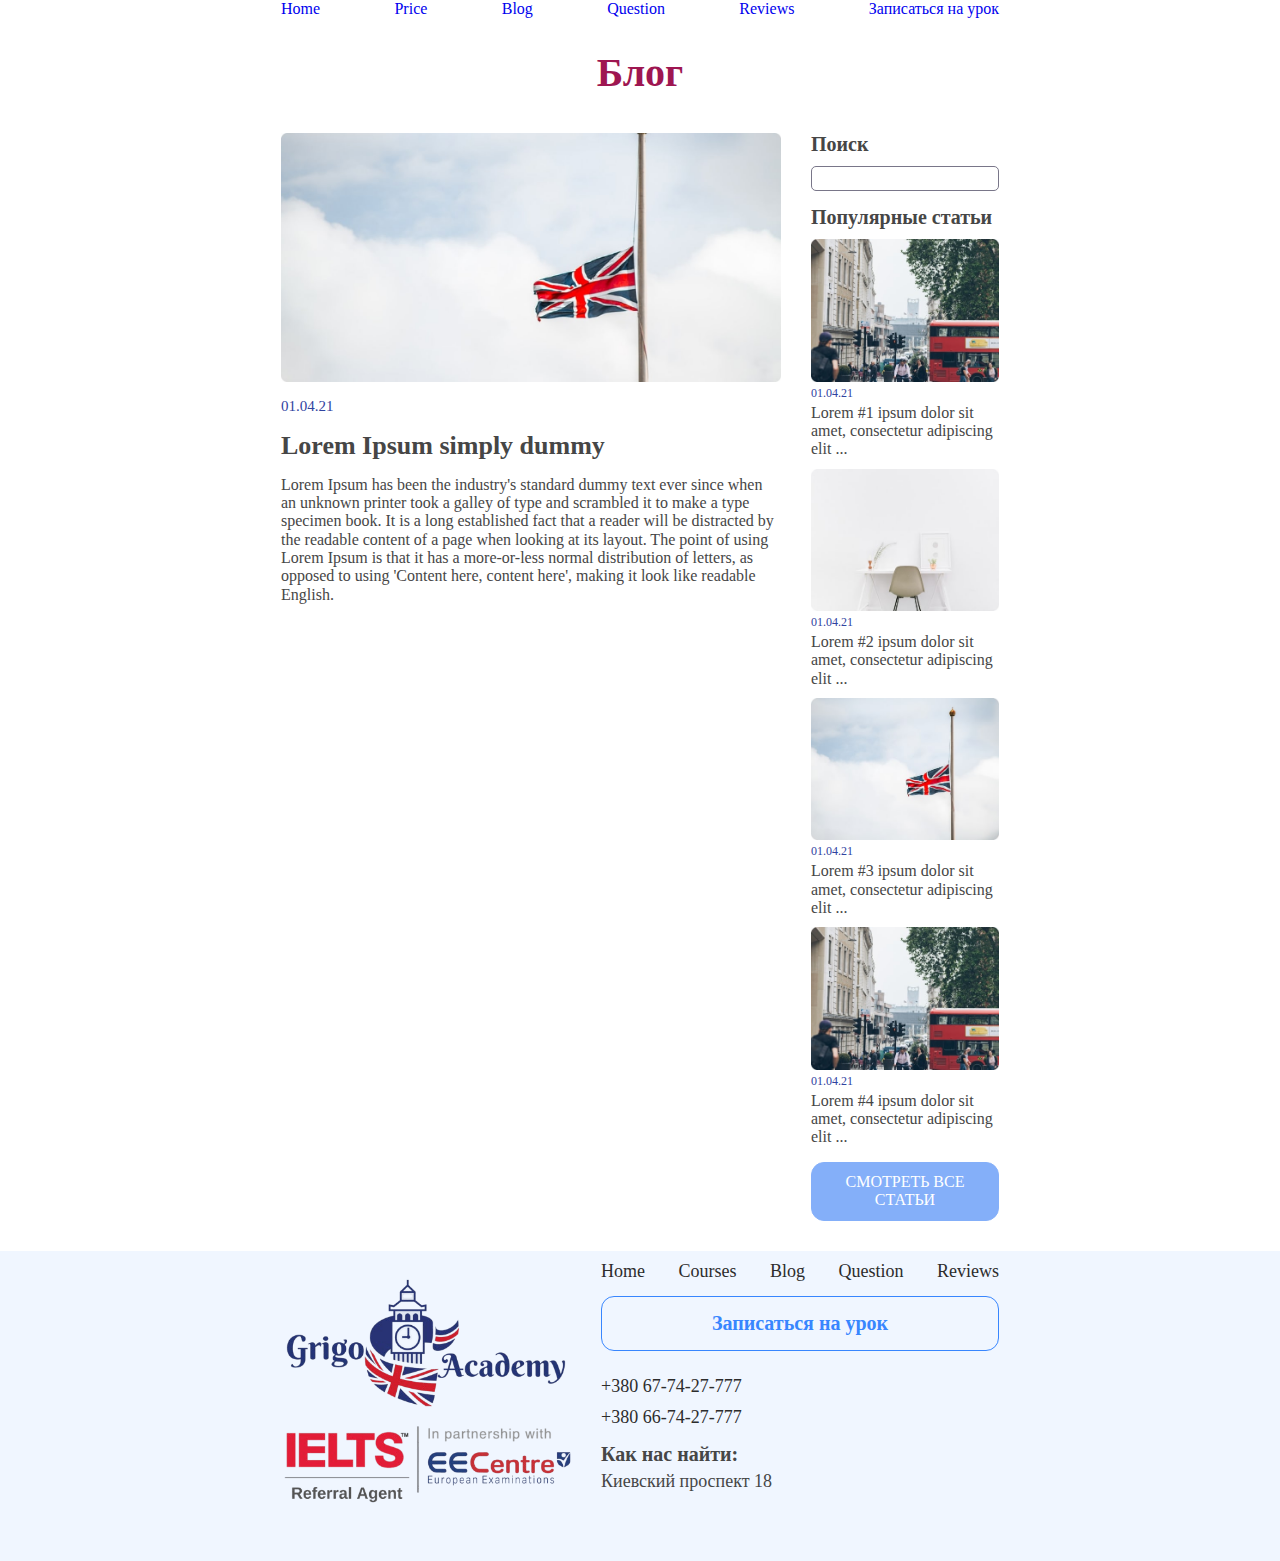
<file: blog.html>
<!DOCTYPE html>
<html lang="en">

<head>
	<meta charset="UTF-8">
	<meta http-equiv="X-UA-Compatible" content="IE=edge">
	<meta name="description"
		content="Grigo Academy - современная школа англиского языка, обучем английскому по вобственной методике в маленьких групх, с индивидуальным подходом к каждому ученику.">
	<meta name="keywords"
		content="Курсы английского, школа английского языка, английский для школьников, английский для подростков, английский Профессиональныйб изучение языка" />
	<meta name="viewport" content="width=device-width, initial-scale=1.0">
	<title>Grigo Academy</title>
	<link rel="icon" href="img/fav_2.svg" sizes="32x32" type="image/svg">
	<link rel="stylesheet" href="https://cdnjs.cloudflare.com/ajax/libs/modern-normalize/1.1.0/modern-normalize.min.css" />
	<link rel="preconnect" href="https://fonts.googleapis.com">
	<link rel="preconnect" href="https://fonts.gstatic.com" crossorigin>
	<link href="https://fonts.googleapis.com/css2?family=Rubik:wght@400;500;600;700&display=swap" rel="stylesheet">
	<link rel="stylesheet" href="blog-page.css">
</head>

<body>
<div class="container">
	<header class="header">
		<nav class="header__nav">
			<!-- 		<a class="header__logo" href="">
							<svg>
								<use href="img/header_logo.svg"></use>
							</svg>
						</a> -->
			<ul class="nav__list">
				<li class="nav__item">
					<a href="index.html">Home</a>
				</li>
				<li class="nav__item">
					<a href="prices.html">Price</a>
				</li>
				<li class="nav__item">
					<a href="blog.html">Blog</a>
				</li>
				<li class="nav__item">
					<a href="questions.html">Question</a>
				</li>
				<li class="nav__item">
					<a href="reviews.html">Reviews</a>
				</li>
				<li class="nav__item">
					<a href="#">Записаться на урок</a>
				</li>
			</ul>
		</nav>
	</header>
</div>

	<main>
		<section class="section">
			<h1 class="section__title">Блог</h1>
			
			<div class="container flex">
				<ul class="posts-list">
					<li class="post">
						<img class="post__img" src="img/blog-big.jpg" alt="Британский флаг на фоне неба" loading="lazy">
						<span class="post__date">01.04.21</span>
						<h2 class="post__title">Lorem Ipsum simply dummy</h2>
						<p class="post__text">Lorem Ipsum has been the industry's standard dummy text ever since when an unknown printer took a galley of
							type and scrambled it to make a type specimen book. It is a long established fact that a reader will be
							distracted by the readable content of a page when looking at its layout. The point of using Lorem Ipsum is
							that it has a more-or-less normal distribution of letters, as opposed to using 'Content here, content here',
							making it look like readable English. </p>
					</li>
				</ul>
				
				<div class="blog-right">
						<div class="search-box">
							<h2 class="search-title">Поиск</h2>
							<input class="search-input" type="text">
						</div>
						
						<div class="popular-articles">
							<h2 class="popular-title">Популярные статьи</h2>
							<ul class="popular__list">
								<li class="popular__item">
									<div class="popular__img-wrapper">
										<img class="popular__img" src="img/blog_2.jpg" alt="" loading="lazy">
									</div>
						
									<div class="popular__info-wrapper">
										<p class="popular__date">01.04.21</p>
										<p class="popular__text">Lorem #1 ipsum dolor sit amet, consectetur adipiscing elit ...</p>
									</div>
								</li>
								<li class="popular__item">
									<div class="popular__img-wrapper">
										<img class="popular__img" src="img/blog_3.jpg" alt="" loading="lazy">
									</div>
						
									<div class="popular__info-wrapper">
										<p class="popular__date">01.04.21</p>
										<p class="popular__text">Lorem #2 ipsum dolor sit amet, consectetur adipiscing elit ...</p>
									</div>
								</li>
								<li class="popular__item">
													<div class="popular__img-wrapper">
														<img class="popular__img" src="img/blog_1.jpg" alt="" loading="lazy">
													</div>
												
													<div class="popular__info-wrapper">
														<p class="popular__date">01.04.21</p>
														<p class="popular__text">Lorem #3 ipsum dolor sit amet, consectetur adipiscing elit ...</p>
													</div>
												</li>
												<li class="popular__item">
													<div class="popular__img-wrapper">
														<img class="popular__img" src="img/blog_2.jpg" alt="" loading="lazy">
													</div>
												
													<div class="popular__info-wrapper">
														<p class="popular__date">01.04.21</p>
														<p class="popular__text">Lorem #4 ipsum dolor sit amet, consectetur adipiscing elit ...</p>
													</div>
												</li>
							</ul>
							</div>
							<button class="btn--blue" type="button">СМОТРЕТЬ ВСЕ СТАТЬИ</button>
						</div>
				</div>

			
		</section>
	</main>

	<footer class="footer">
		<div class="container">
			<div class="footer__logo-container">
				<img class="footer__logo" src="img/footer-logo.png" alt="" loading="lazy">
			</div>
	
			<div class="footer__right">
				<nav class="footer__nav">
					<ul class="nav-list">
						<li class="nav-list__item">
							<a class="nav-list__link" href="index.html">Home</a>
						</li>
						<li class="nav-list__item">
							<a class="nav-list__link" href="prices.html">Courses</a>
						</li>
						<li class="nav-list__item">
							<a class="nav-list__link" href="blog.html">Blog</a>
						</li>
						<li class="nav-list__item">
							<a class="nav-list__link" href="questions.html">Question</a>
						</li>
						<li class="nav-list__item">
							<a class="nav-list__link" href="reviews.html">Reviews</a>
						</li>
					</ul>
	
					<button class="footer__btn">Записаться на урок</button>
				</nav>
	
				<div class="footer__contacts">
					<ul class="contacts-list">
						<li>
							<a class="contacts-link" href="+380677427777">
								+380 67-74-27-777
							</a>
						</li>
						<li>
							<a class="contacts-link" href="+380667427777">
								+380 66-74-27-777
							</a>
						</li>
					</ul>
	
					<h2 class="contacts-title">Как нас найти:</h2>
					<p class="contacts-address">Киевский проспект 18</p>
				</div>
			</div>
	
		</div>
	</footer>
</body>

</html>
</file>
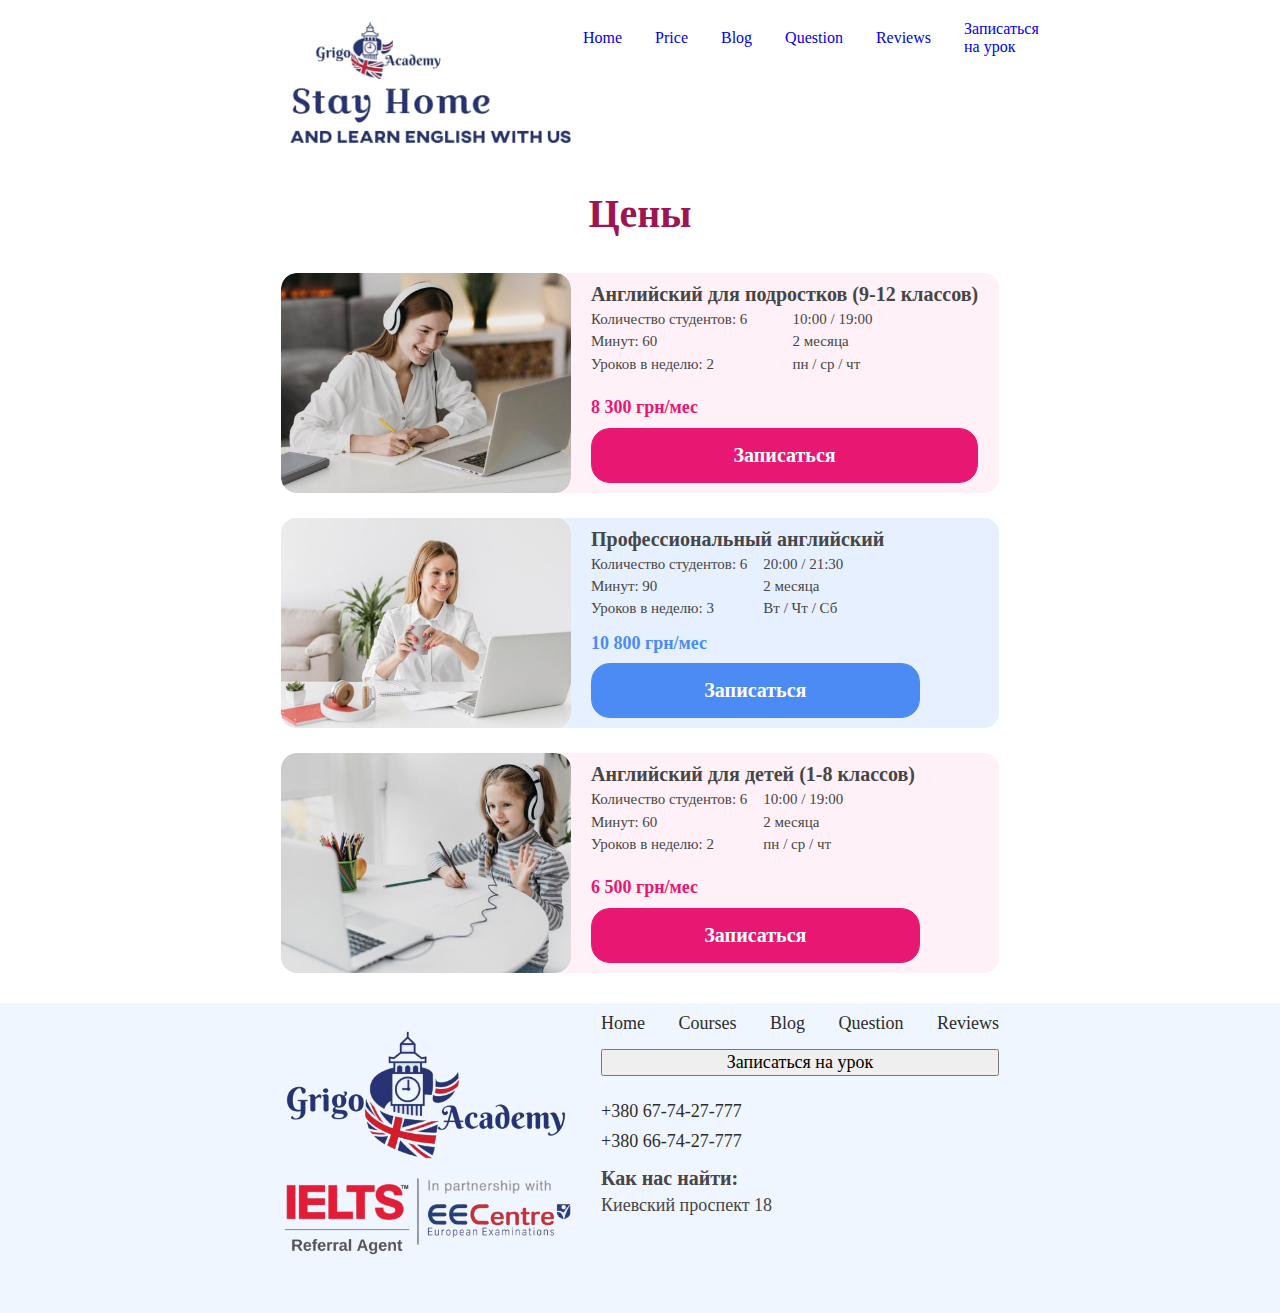
<file: prices.html>
<!DOCTYPE html>
<html lang="en">

<head>
	<meta charset="UTF-8">
	<meta http-equiv="X-UA-Compatible" content="IE=edge">
	<meta name="description"
		content="Grigo Academy - современная школа англиского языка, обучем английскому по вобственной методике в маленьких групх, с индивидуальным подходом к каждому ученику.">
	<meta name="keywords"
		content="Курсы английского, школа английского языка, английский для школьников, английский для подростков, английский Профессиональныйб изучение языка" />
	<meta name="viewport" content="width=device-width, initial-scale=1.0">
	<title>Grigo Academy</title>
	<link rel="icon" href="img/fav_2.svg" sizes="32x32" type="image/svg">
	<link rel="stylesheet" href="https://cdnjs.cloudflare.com/ajax/libs/modern-normalize/1.1.0/modern-normalize.min.css" />
	<link rel="preconnect" href="https://fonts.googleapis.com">
	<link rel="preconnect" href="https://fonts.gstatic.com" crossorigin>
	<link href="https://fonts.googleapis.com/css2?family=Rubik:wght@400;500;600;700&display=swap" rel="stylesheet">
	<link rel="stylesheet" href="index.css">
</head>

<body>
<div class="container">
	<header class="header">
		<nav class="header__nav">
					<a class="header__logo" href="#">
							<img src="/img/header-logo.png" alt="">
						</a>
			<ul class="nav__list">
				<li class="nav__item">
					<a href="index.html">Home</a>
				</li>
				<li class="nav__item">
					<a href="prices.html">Price</a>
				</li>
				<li class="nav__item">
					<a href="blog.html">Blog</a>
				</li>
				<li class="nav__item">
					<a href="questions.html">Question</a>
				</li>
				<li class="nav__item">
					<a href="reviews.html">Reviews</a>
				</li>
				<li class="nav__item">
					<a href="#">Записаться на урок</a>
				</li>
			</ul>
		</nav>
	</header>
</div>

	<main>
		<section class="section">
			<div class="container">
				<h1 class="section__title">Цены</h1>
			</div>

			<div class="container">
				<ul class="courses">
					<li class="course__item">
						<div class="course__left">
							<img class="course__img" src="img/price_1.jpg" alt="">
						</div>
						<div class="course__text-wrapper">
							<div class="course__centr">
								<h2 class="course__name">Английский для подростков (9-12 классов)</h2>
								<ul class="course__features">
									<li class="features__item">Количество студентов: 6</li>
									<li class="features__item">Минут: 60</li>
									<li class="features__item">Уроков в неделю: 2</li>
									<li class="features__item">10:00 / 19:00</li>
									<li class="features__item">2 месяца</li>
									<li class="features__item">пн / ср / чт</li>
								</ul>
							</div>
							<div class="course__right">
								<p class="course__price">8 300 грн/мес</p>
								<div class="course__btn-wrapper">
									<button class="course__btn">Записаться </button>
								</div>
							</div>
						</div>
					</li>

					<li class="course__item">
						<div class="course__left">
							<img class="course__img" src="img/price_2.jpg" alt="">
						</div>
						<div class="course__text-wrapper">
							<div class="course__centr">
								<h2 class="course__name">Профессиональный английский</h2>
								<ul class="course__features">
									<li class="features__item">Количество студентов: 6</li>
									<li class="features__item">Минут: 90</li>
									<li class="features__item">Уроков в неделю: 3</li>
									<li class="features__item">20:00 / 21:30</li>
									<li class="features__item">2 месяца</li>
									<li class="features__item">Вт / Чт / Сб</li>
								</ul>
							</div>
							<div class="course__right">
								<p class="course__price">10 800 грн/мес</p>
								<div class="course__btn-wrapper">
									<button class="course__btn">Записаться </button>
								</div>
							</div>
						</div>
					</li>
					
					<li class="course__item">
						<div class="course__left">
							<img class="course__img" src="img/price_3.jpg" alt="">
						</div>
						<div class="course__text-wrapper">
							<div class="course__centr">
								<h2 class="course__name">Английский для детей (1-8 классов)</h2>
								<ul class="course__features">
									<li class="features__item">Количество студентов: 6</li>
									<li class="features__item">Минут: 60</li>
									<li class="features__item">Уроков в неделю: 2</li>
									<li class="features__item">10:00 / 19:00</li>
									<li class="features__item">2 месяца</li>
									<li class="features__item">пн / ср / чт</li>
								</ul>
							</div>
							<div class="course__right">
								<p class="course__price">6 500 грн/мес</p>
								<div class="course__btn-wrapper">
									<button class="course__btn">Записаться </button>
								</div>
							</div>
						</div>
					</li>
				</ul>
			</div>
		</section>

	</main>

	<footer class="footer">
		<div class="container">
			<div class="footer__logo-container">
				<img class="footer__logo" src="img/footer-logo.png" alt="" loading="lazy">
			</div>
	
			<div class="footer__right">
				<nav class="footer__nav">
					<ul class="nav-list">
						<li class="nav-list__item">
							<a class="nav-list__link" href="index.html">Home</a>
						</li>
						<li class="nav-list__item">
							<a class="nav-list__link" href="prices.html">Courses</a>
						</li>
						<li class="nav-list__item">
							<a class="nav-list__link" href="blog.html">Blog</a>
						</li>
						<li class="nav-list__item">
							<a class="nav-list__link" href="questions.html">Question</a>
						</li>
						<li class="nav-list__item">
							<a class="nav-list__link" href="reviews.html">Reviews</a>
						</li>
					</ul>
	
					<button class="footer__btn">Записаться на урок</button>
				</nav>
	
				<div class="footer__contacts">
					<ul class="contacts-list">
						<li>
							<a class="contacts-link" href="+380677427777">
								+380 67-74-27-777
							</a>
						</li>
						<li>
							<a class="contacts-link" href="+380667427777">
								+380 66-74-27-777
							</a>
						</li>
					</ul>
	
					<h2 class="contacts-title">Как нас найти:</h2>
					<p class="contacts-address">Киевский проспект 18</p>
				</div>
			</div>
	
		</div>
	</footer>
</body>

</html>
</file>
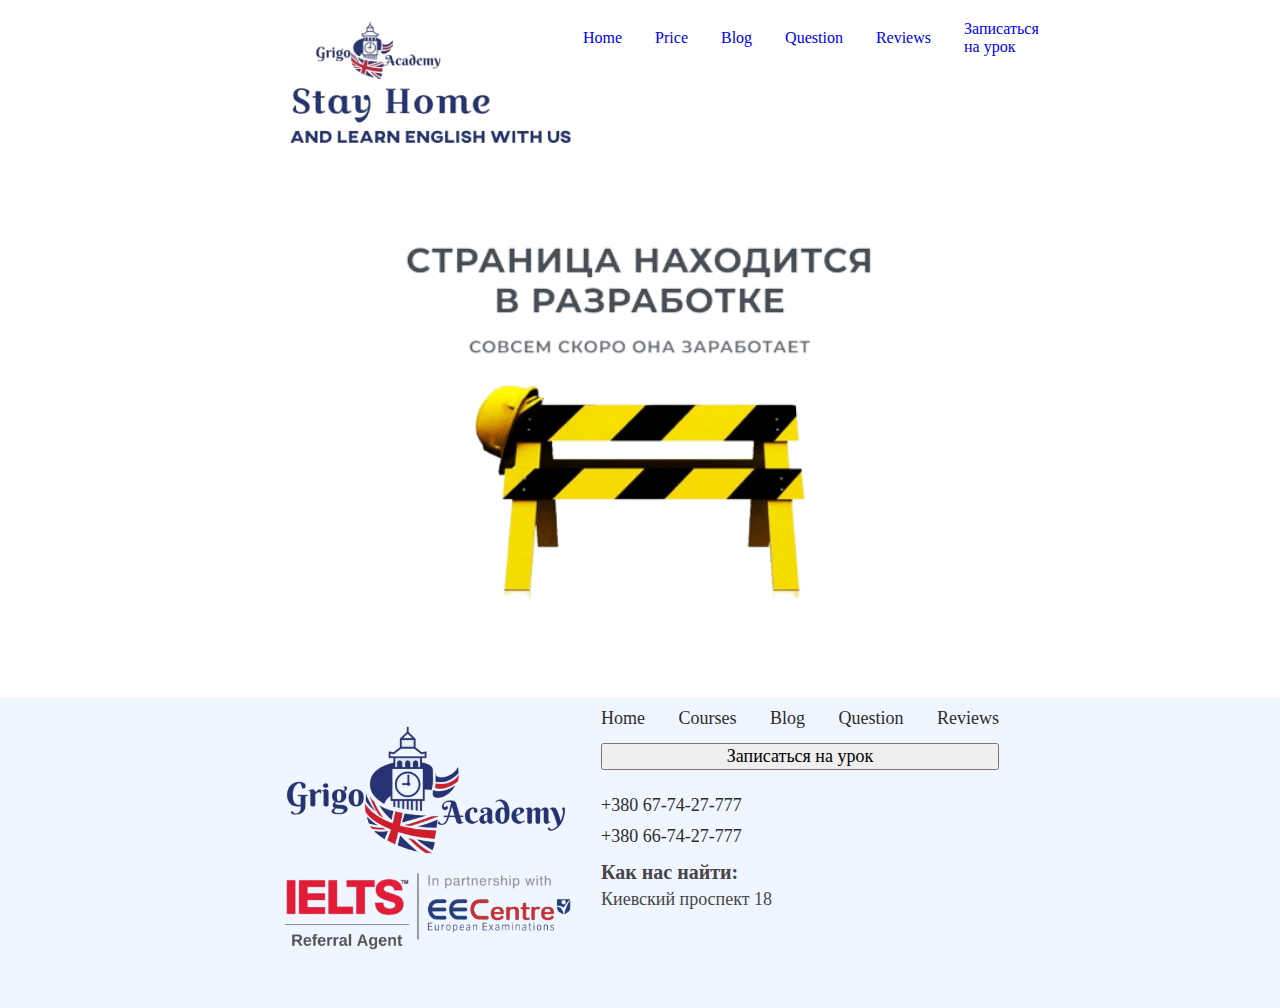
<file: questions.html>
<!DOCTYPE html>
<html lang="en">

<head>
	<meta charset="UTF-8">
	<meta http-equiv="X-UA-Compatible" content="IE=edge">
	<meta name="description"
		content="Grigo Academy - современная школа англиского языка, обучем английскому по вобственной методике в маленьких групх, с индивидуальным подходом к каждому ученику.">
	<meta name="keywords"
		content="Курсы английского, школа английского языка, английский для школьников, английский для подростков, английский Профессиональныйб изучение языка" />
	<meta name="viewport" content="width=device-width, initial-scale=1.0">
	<title>Grigo Academy</title>
	<link rel="icon" href="img/fav_2.svg" sizes="32x32" type="image/svg">
	<link rel="stylesheet" href="https://cdnjs.cloudflare.com/ajax/libs/modern-normalize/1.1.0/modern-normalize.min.css" />
	<link rel="preconnect" href="https://fonts.googleapis.com">
	<link rel="preconnect" href="https://fonts.gstatic.com" crossorigin>
	<link href="https://fonts.googleapis.com/css2?family=Rubik:wght@400;500;600;700&display=swap" rel="stylesheet">
	<link rel="stylesheet" href="index.css">
</head>

<body>
	<div class="container">
		<header class="header">
			<nav class="header__nav">
				<a class="header__logo" href="#">
					<img src="img/header-logo.png" alt="">
				</a>
				<ul class="nav__list">
					<li class="nav__item">
						<a href="index.html">Home</a>
					</li>
					<li class="nav__item">
						<a href="prices.html">Price</a>
					</li>
					<li class="nav__item">
						<a href="blog.html">Blog</a>
					</li>
					<li class="nav__item">
						<a href="questions.html">Question</a>
					</li>
					<li class="nav__item">
						<a href="reviews.html">Reviews</a>
					</li>
					<li class="nav__item">
						<a href="#">Записаться на урок</a>
					</li>
				</ul>
			</nav>
		</header>
	</div>

	<main>
		<section class="section">
			<div class="container">
				<img class="empty-img" src="img/empty-page.png" alt="">
			</div>
		</section>
		<!-- <h1>О нас</h1>
		<div>
			<div>
				<h2>Letraset sheets </h2>
				<p>Letraset sheets containing Lorem Ipsum passages</p>
				<p>Recently with desktop publishing software like Aldus PageMaker including versions </p>
				<p>Recently with desktop publishing software like Aldus PageMaker including versions </p>

				<h2>Letraset sheets </h2>
				<p>Letraset sheets containing Lorem Ipsum passages</p>
				<p>Recently with desktop publishing software like Aldus PageMaker including versions </p>
			</div>
		</div>
		<div>
			<img src="" alt="">
		</div>

		<div>
			<h2>Наши учителя</h2>
			<ul>
				<li>
					<div>
						<img src="" alt="">
					</div>
					<h3>Name</h3>
					<p><span>Опыт преподавания:</span><span> 10 лет</span></p>
					<p><span>Возраст:</span><span> 32</span></p>
					<ul>
						<li>inst</li>
						<li>FB</li>
					</ul>
				</li>
				<li>
					<div>
						<img src="" alt="">
					</div>
					<h3>Name</h3>
					<p><span>Опыт преподавания:</span><span> 10 лет</span></p>
					<p><span>Возраст:</span><span> 32</span></p>
					<ul>
						<li>inst</li>
						<li>FB</li>
					</ul>
				</li>
				<li>
					<div>
						<img src="" alt="">
					</div>
					<h3>Name</h3>
					<p><span>Опыт преподавания:</span><span> 10 лет</span></p>
					<p><span>Возраст:</span><span> 32</span></p>
					<ul>
						<li>inst</li>
						<li>FB</li>
					</ul>
				</li>
			</ul>
		</div> -->
	</main>

	<footer class="footer">
		<div class="container">
			<div class="footer__logo-container">
				<img class="footer__logo" src="img/footer-logo.png" alt="" loading="lazy">
			</div>
	
			<div class="footer__right">
				<nav class="footer__nav">
					<ul class="nav-list">
						<li class="nav-list__item">
							<a class="nav-list__link" href="index.html">Home</a>
						</li>
						<li class="nav-list__item">
							<a class="nav-list__link" href="prices.html">Courses</a>
						</li>
						<li class="nav-list__item">
							<a class="nav-list__link" href="blog.html">Blog</a>
						</li>
						<li class="nav-list__item">
							<a class="nav-list__link" href="questions.html">Question</a>
						</li>
						<li class="nav-list__item">
							<a class="nav-list__link" href="reviews.html">Reviews</a>
						</li>
					</ul>
	
					<button class="footer__btn">Записаться на урок</button>
				</nav>
	
				<div class="footer__contacts">
					<ul class="contacts-list">
						<li>
							<a class="contacts-link" href="+380677427777">
								+380 67-74-27-777
							</a>
						</li>
						<li>
							<a class="contacts-link" href="+380667427777">
								+380 66-74-27-777
							</a>
						</li>
					</ul>
	
					<h2 class="contacts-title">Как нас найти:</h2>
					<p class="contacts-address">Киевский проспект 18</p>
				</div>
			</div>
	
		</div>
	</footer>

</body>

</html>
</file>
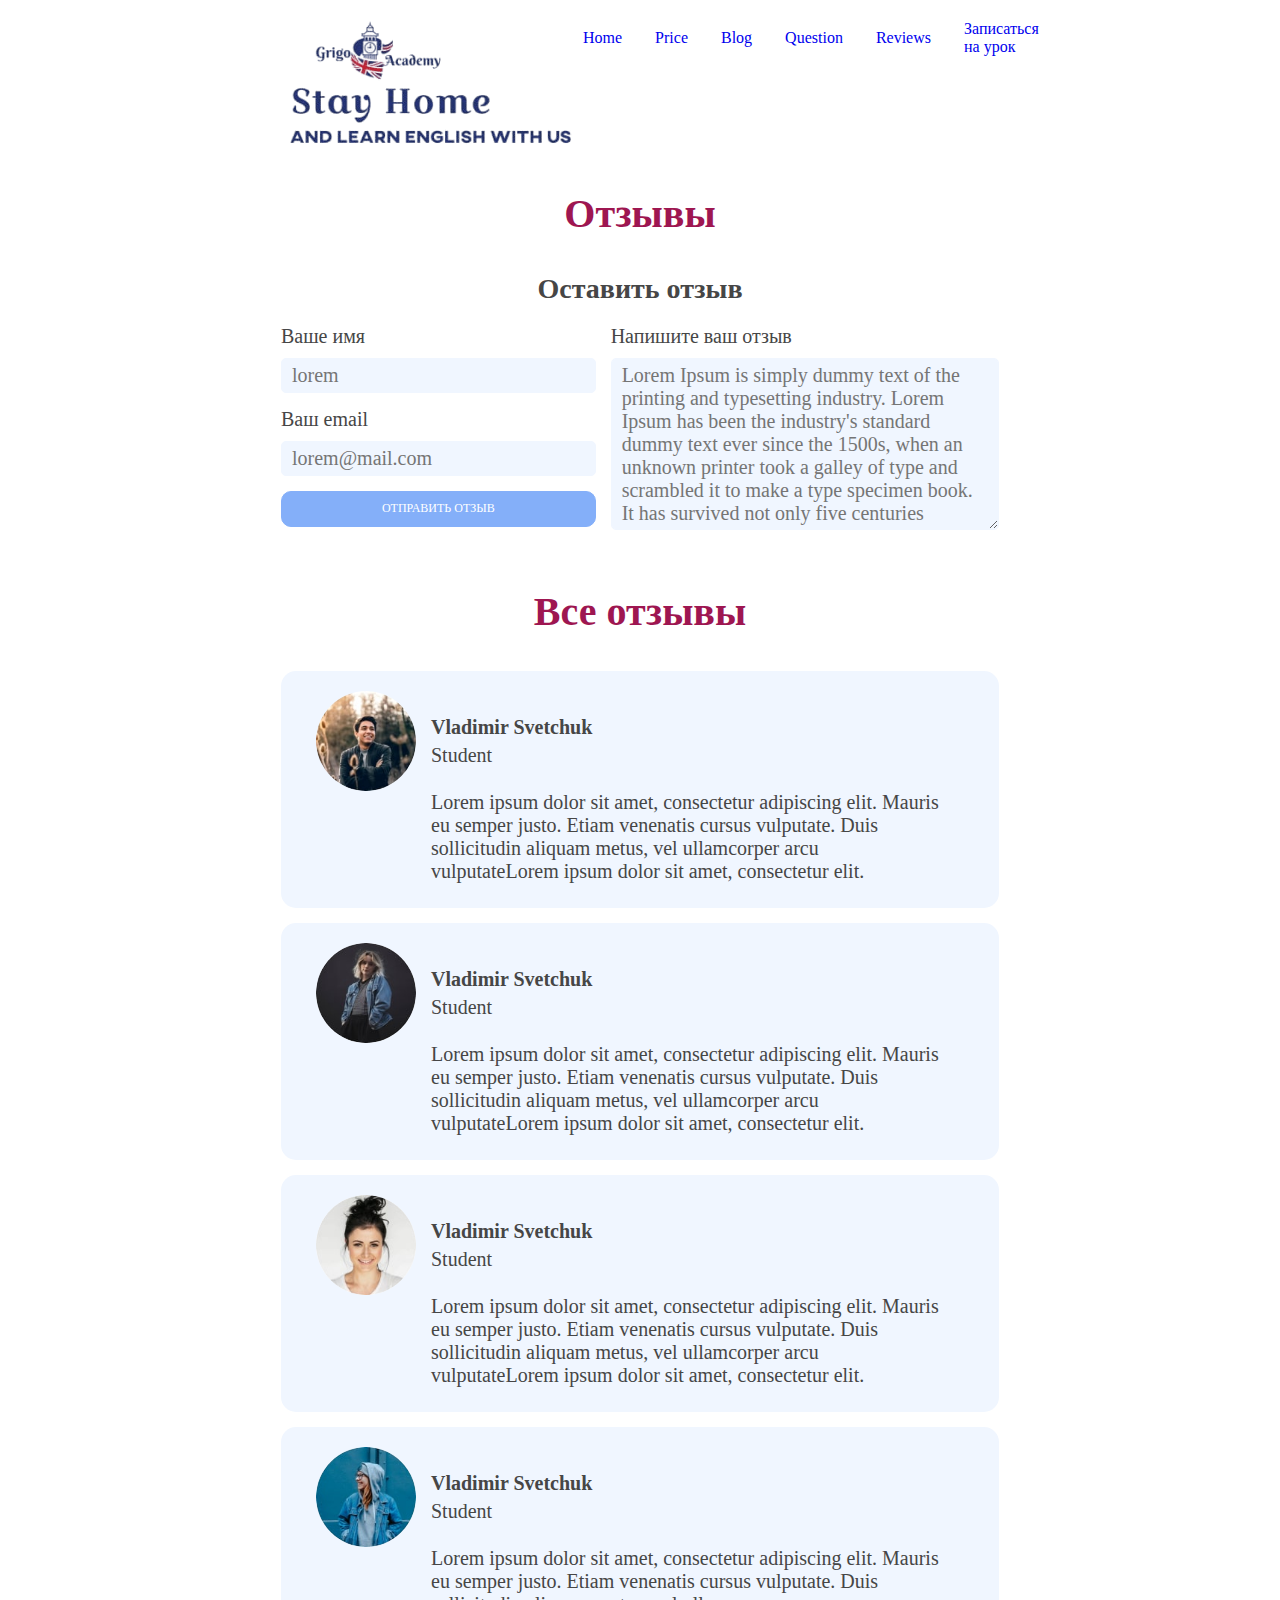
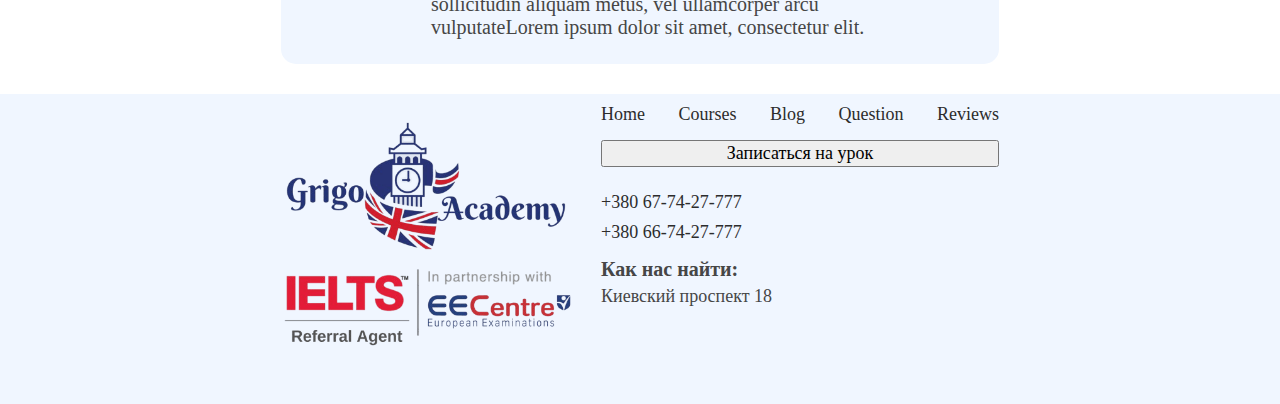
<file: reviews.html>
<!DOCTYPE html>
<html lang="en">

<head>
	<meta charset="UTF-8">
	<meta http-equiv="X-UA-Compatible" content="IE=edge">
	<meta name="description"
		content="Grigo Academy - современная школа англиского языка, обучем английскому по вобственной методике в маленьких групх, с индивидуальным подходом к каждому ученику.">
	<meta name="keywords"
		content="Курсы английского, школа английского языка, английский для школьников, английский для подростков, английский Профессиональныйб изучение языка" />
	<meta name="viewport" content="width=device-width, initial-scale=1.0">
	<title>Grigo Academy</title>
	<link rel="icon" href="img/fav_2.svg" sizes="32x32" type="image/svg">
	<link rel="stylesheet" href="https://cdnjs.cloudflare.com/ajax/libs/modern-normalize/1.1.0/modern-normalize.min.css" />
	<link rel="preconnect" href="https://fonts.googleapis.com">
	<link rel="preconnect" href="https://fonts.gstatic.com" crossorigin>
	<link href="https://fonts.googleapis.com/css2?family=Rubik:wght@400;500;600;700&display=swap" rel="stylesheet">
	<link rel="stylesheet" href="index.css">
</head>

<body>
	<div class="container">
		<header class="header">
			<nav class="header__nav">
				<a class="header__logo" href="#">
					<img src="img/header-logo.png" alt="">
				</a>
				<ul class="nav__list">
					<li class="nav__item">
						<a href="index.html">Home</a>
					</li>
					<li class="nav__item">
						<a href="prices.html">Price</a>
					</li>
					<li class="nav__item">
						<a href="blog.html">Blog</a>
					</li>
					<li class="nav__item">
						<a href="questions.html">Question</a>
					</li>
					<li class="nav__item">
						<a href="reviews.html">Reviews</a>
					</li>
					<li class="nav__item">
						<a href="#">Записаться на урок</a>
					</li>
				</ul>
			</nav>
		</header>
	</div>

	<main>
		<section class="section">
			<div class="container">
  
				<h1 class="section__title">Отзывы</h1>
				<h2 class="form-title">Оставить отзыв</h2>

					<form class="review-form" action="">
						<div class="form-left">
							<label class="review-label">
								Ваше имя
								<input class="review-input" type="text" name="username" placeholder="lorem">
							</label>
							
							<label class="review-label">
								Ваш email
								<input class="review-input" type="email" name="useremail" placeholder="lorem@mail.com">
							</label>
							
							<button class="btn--blue tablet form-btn" type="submit">ОТПРАВИТЬ ОТЗЫВ</button>

						</div>
						
						<div class="input-review">
							<label class="review-label">
								Напишите ваш отзыв
								<textarea class="text-area" name="user-review-input" placeholder="Lorem Ipsum is simply dummy text of the printing and typesetting industry. Lorem Ipsum has been the industry's standard dummy text ever since the 1500s, when an unknown printer took a galley of type and scrambled it to make a type specimen book. It has survived not only five centuries"></textarea>
							</label>
						</div>
						<button class="btn--blue mobile-olnly" type="submit">ОТПРАВИТЬ ОТЗЫВ</button>
					</form>
		</section>
	
		<section class="section">
				<div class="container">
					<h2 class="section__title">Все отзывы</h2>
					
					<ul class="reviews__list">
						<li class="review review-bg-mb">
							<div class="user__info">
								<img class="user__photo" src="./img/user_1.jpg" alt="Photo of user_1">
								<div class="user__text-info">
									<h3 class="user__name">Vladimir Svetchuk</h3>
									<h4 class="user__status">Student</h4>
								</div>
							</div>
						
							<p class="user__review-text"> Lorem ipsum dolor sit amet, consectetur adipiscing elit. Mauris eu semper
								justo. Etiam venenatis cursus
								vulputate. Duis sollicitudin aliquam metus, vel ullamcorper arcu vulputateLorem ipsum dolor sit amet,
								consectetur elit.
							</p>
						</li>
						
						<li class="review review-bg-mb">
							<div class="user__info">
								<img class="user__photo" src="./img/user_2.jpg" alt="Photo of user_1">
								<div class="user__text-info">
									<h3 class="user__name">Vladimir Svetchuk</h3>
									<h4 class="user__status">Student</h4>
								</div>
							</div>
						
							<p class="user__review-text"> Lorem ipsum dolor sit amet, consectetur adipiscing elit. Mauris eu semper
								justo. Etiam venenatis cursus
								vulputate. Duis sollicitudin aliquam metus, vel ullamcorper arcu vulputateLorem ipsum dolor sit amet,
								consectetur elit.
							</p>
						</li>

						<li class="review review-bg-mb">
							<div class="user__info">
								<img class="user__photo" src="./img/user_3.jpg" alt="Photo of user_1">
								<div class="user__text-info">
									<h3 class="user__name">Vladimir Svetchuk</h3>
									<h4 class="user__status">Student</h4>
								</div>
							</div>
						
							<p class="user__review-text"> Lorem ipsum dolor sit amet, consectetur adipiscing elit. Mauris eu semper
								justo. Etiam venenatis cursus
								vulputate. Duis sollicitudin aliquam metus, vel ullamcorper arcu vulputateLorem ipsum dolor sit amet,
								consectetur elit.
							</p>
						</li>

						<li class="review review-bg-mb">
							<div class="user__info">
								<img class="user__photo" src="./img/user_4.jpg" alt="Photo of user_1">
								<div class="user__text-info">
									<h3 class="user__name">Vladimir Svetchuk</h3>
									<h4 class="user__status">Student</h4>
								</div>
							</div>
						
							<p class="user__review-text"> Lorem ipsum dolor sit amet, consectetur adipiscing elit. Mauris eu semper
								justo. Etiam venenatis cursus
								vulputate. Duis sollicitudin aliquam metus, vel ullamcorper arcu vulputateLorem ipsum dolor sit amet,
								consectetur elit.
							</p>
						</li>
					</ul>
				</div>
		</section>

	</main>

	<footer class="footer">
		<div class="container">
			<div class="footer__logo-container">
				<img class="footer__logo" src="img/footer-logo.png" alt="" loading="lazy">
			</div>
	
			<div class="footer__right">
				<nav class="footer__nav">
					<ul class="nav-list">
						<li class="nav-list__item">
							<a class="nav-list__link" href="index.html">Home</a>
						</li>
						<li class="nav-list__item">
							<a class="nav-list__link" href="prices.html">Courses</a>
						</li>
						<li class="nav-list__item">
							<a class="nav-list__link" href="blog.html">Blog</a>
						</li>
						<li class="nav-list__item">
							<a class="nav-list__link" href="questions.html">Question</a>
						</li>
						<li class="nav-list__item">
							<a class="nav-list__link" href="reviews.html">Reviews</a>
						</li>
					</ul>
	
					<button class="footer__btn">Записаться на урок</button>
				</nav>
	
				<div class="footer__contacts">
					<ul class="contacts-list">
						<li>
							<a class="contacts-link" href="+380677427777">
								+380 67-74-27-777
							</a>
						</li>
						<li>
							<a class="contacts-link" href="+380667427777">
								+380 66-74-27-777
							</a>
						</li>
					</ul>
	
					<h2 class="contacts-title">Как нас найти:</h2>
					<p class="contacts-address">Киевский проспект 18</p>
				</div>
			</div>
	
		</div>
	</footer>

</body>

</html>
</file>
<file: blog-page.css>
/* Start od Blog page */
body {
	font-family: "Avenir Next Cyr";
	font-style: normal;
	color: #464646;
}
h1,
h2,
h3,
h4,
h5,
p {
	margin: 0;
}
ul {
	list-style: none;
	margin: 0;
	padding: 0;
}
img {
	display: block;
	height: auto;
}
a,
a:visited {
	text-decoration: none;
}
main {
	background: #ffffff;
}

.header {
}
.header__nav {
}
.header__logo {
}
.nav__list {
	display: flex;
	justify-content: space-between;
}
.nav__item {
}
.container {
	margin-left: auto;
	margin-right: auto;
	padding-left: 15px;
	padding-right: 15px;
}

@media screen and (min-width: 320px) {
	.container {
		max-width: 320px;
	}
}
@media screen and (min-width: 768px) {
	.container {
		max-width: 768px;
		padding-left: 25px;
		padding-right: 25px;
	}
}
@media screen and (min-width: 1920px) {
	.container {
		max-width: 1650px;
	}
}

.section {
	padding-top: 25px;
	padding-bottom: 25px;
}
@media screen and (min-width: 768px) {
	.section {
		padding-top: 30px;
		padding-bottom: 30px;
	}
}
@media screen and (min-width: 1900px) {
	.section {
		padding-top: 55px;
		padding-bottom: 55px;
	}
}
.section__title {
	font-weight: 750;
	font-size: 30px;
	line-height: 1.23;
	text-align: center;

	margin-bottom: 20px;

	color: #9e1651;
}
@media screen and (min-width: 768px) {
	.section__title {
		font-size: 40px;
		margin-bottom: 35px;
	}
}
@media screen and (min-width: 1920px) {
	.section__title {
		font-size: 70px;
		margin-bottom: 50px;
	}
}

/* Footer */
.footer {
	background-color: #f0f6ff;
}
@media (max-width: 767px) {
	.footer {
		padding: 5px 0 10px;
	}
}
@media screen and (max-width: 1919px) {
	.footer {
		padding: 10px 0;
	}
}
@media screen and (min-width: 768px) {
	.footer > .container {
		display: flex;
		flex-direction: row;
		justify-content: space-between;
	}
}

.footer__logo-container {
}
@media (min-width: 1920px) {
	.footer__logo-container {
		padding: 18px 0 117px;
	}
}
.footer__logo {
	width: 100%;
}
@media screen and (min-width: 768px) {
	.footer__logo {
		width: 290px;
	}
}
@media screen and (min-width: 1920px) {
	.footer__logo {
		width: 461px;
	}
}
.footer__right {
}
@media screen and (min-width: 768px) {
	.footer__right {
		width: 100%;

		margin-left: 30px;
	}
}
@media screen and (min-width: 1920px) {
	.footer__right {
		padding-top: 70px;
		margin-left: 110px;
	}
}
.footer__nav {
	font-size: 18px;
	font-weight: 400;
	margin-bottom: 15px;
}
@media screen and (min-width: 768px) {
	.footer__nav {
		margin-bottom: 25px;
	}
}
@media screen and (min-width: 1920px) {
	.footer__nav {
		display: flex;
		flex-direction: row;

		margin-bottom: 70px;
	}
}
.nav-list {
	display: flex;
	flex-direction: column;
	gap: 5px;

	margin-bottom: 10px;
}
@media screen and (min-width: 768px) {
	.nav-list {
		flex-direction: row;
		justify-content: space-between;

		margin-bottom: 15px;
	}
}
@media screen and (min-width: 1920px) {
	.nav-list {
		align-items: center;

		font-size: 24px;
		gap: 60px;

		margin-bottom: 0;
	}
}

.nav-list__link {
	cursor: pointer;
	color: #2c2c2c;
}
.nav-list__link:visited {
	color: #2c2c2c;
}
.footer__btn {
	cursor: pointer;
	min-width: 100%;
	font-weight: 700;
	font-size: 20px;
	padding: 15px 20px;
	border: 1px solid #3886fe;
	border-radius: 13px;
	color: #3886fe;
	background-color: transparent;
	transition: transform 250ms cubic-bezier(0.4, 0, 0.2, 1);
}
@media screen and (min-width: 1920px) {
	.footer__btn {
		font-size: 27px;

		min-width: 292px;
		padding: 9px 20px 12px;
		margin-left: auto;
	}
}
.footer__contacts {
	font-size: 18px;
}
@media (min-width: 1920px) {
	.footer__contacts {
		font-size: 24px;
	}
}
.contacts-list {
	margin-bottom: 15px;
}
@media (min-width: 1920px) {
	.contacts-list {
		margin-bottom: 30px;
	}
}
@media (min-width: 768px) {
	.contacts-list > li:nth-child(-n + 1) {
		margin-bottom: 10px;
	}
}
.contacts-link {
	color: #2c2c2c;
}
.contacts-link:visited {
	color: #2c2c2c;
}
.contacts-title {
	font-size: 20px;
	font-weight: 700;

	margin-bottom: 5px;
}
@media (min-width: 1920px) {
	.contacts-title {
		font-size: 24px;
	}
}
.contacts-address {
}

/* !________________________________________________ */
.flex {
}
@media (min-width: 768px) {
	.flex {
		display: flex;
		flex-direction: row;
		justify-content: space-between;
	}
}
.posts-list {
	margin-bottom: 10px;
}
@media (min-width: 768px) {
	.posts-list {
		width: 500px;

		margin-bottom: 0;
	}
}
@media (min-width: 1920px) {
	.posts-list {
		width: 1220px;

		margin-bottom: 0;
	}
}
.post {
}
.post__img {
	width: 100%;
	margin-bottom: 5px;
}
@media (min-width: 768px) {
	.post__img {
		margin-bottom: 15px;
	}
}
@media (min-width: 1920px) {
	.post__img {
		height: 610px;
		margin-bottom: 30px;
	}
}
.post__date {
	display: inline-block;
	font-size: 10px;

	margin-bottom: 5px;

	color: #30439f;
}
@media (min-width: 768px) {
	.post__date {
		font-size: 15px;
		margin-bottom: 15px;
	}
}
@media (min-width: 1920px) {
	.post__date {
		font-size: 24px;
		margin-bottom: 30px;
	}
}
.post__title {
	font-size: 18px;
	font-weight: 700;

	margin-bottom: 5px;
}
@media (min-width: 768px) {
	.post__title {
		font-size: 26px;
		margin-bottom: 15px;
	}
}
@media (min-width: 1920px) {
	.post__title {
		font-size: 48px;
		margin-bottom: 30px;
	}
}
.post__text {
	font-size: 12px;
}
@media (min-width: 768px) {
	.post__text {
		font-size: 16px;
	}
}
@media (min-width: 1920px) {
	.post__text {
		font-size: 36px;
	}
}
.blog-right {
}
@media (max-width: 767px) {
	.blog-right {
		padding-top: 10px;
		border-top: 1px solid #2c2c2c;
	}
}
@media (min-width: 768px) {
	.blog-right {
		width: calc(100% - (500px + 30px));
	}
}
@media (min-width: 1920px) {
	.blog-right {
		width: calc(100% - (1220px + 60px));
	}
}
.search-box {
	display: none;
}
@media (min-width: 768px) {
	.search-box {
		display: block;
		margin-bottom: 15px;
	}
}
@media (min-width: 1920px) {
	.search-box {
		margin-bottom: 30px;
		padding: 25px 25px 40px;

		border-radius: 15px;
		box-shadow: 0px 2px 2px rgba(0, 0, 0, 0.1);
	}
}
.search-title {
	font-size: 20px;
	margin-bottom: 10px;
}
@media (min-width: 1920px) {
	.search-title {
		font-size: 30px;
		margin-bottom: 15px;
	}
}
.search-input {
}
@media (min-width: 768px) {
	.search-input {
		width: 100%;
		font-size: 12px;

		padding: 5px;

		border: 1px solid #797689;
		border-radius: 5px;
		transition: border 250ms cubic-bezier(0.4, 0, 0.2, 1);
	}
	.search-input:focus {
		border: 1px solid #3886fe;
		outline: none;
	}
}
@media (min-width: 1920px) {
	.search-input {
		font-size: 25px;
		padding: 15px 20px;

		border-radius: 10px;
	}
}
.popular-articles {
}
@media (min-width: 1920px) {
	.popular-articles {
		padding: 25px 10px 45px 25px;
		margin-bottom: 30px;

		border-radius: 15px;
		box-shadow: 0px 2px 2px rgba(0, 0, 0, 0.1);
	}
}
.popular-title {
	font-size: 20px;
	margin-bottom: 10px;
}
@media (min-width: 1920px) {
	.popular-title {
		font-size: 24px;
		margin-bottom: 25px;
	}
}
.popular__list {
	margin-bottom: 10px;
}
.popular__item {
}
@media (min-width: 1920px) {
	.popular__item {
		display: flex;
	}
}
.popular__item:not(:last-child) {
	margin-bottom: 5px;
}
@media (min-width: 768px) {
	.popular__item {
		padding-bottom: 5px;
	}
}
@media (min-width: 1920px) {
	.popular__item {
		padding-bottom: 0;
	}
	.popular__item:not(:last-child) {
		margin-bottom: 25px;
	}
}
.popular__img-wrapper {
	display: none;
}
@media (min-width: 768px) {
	.popular__img-wrapper {
		display: block;
		margin-bottom: 5px;
	}
}
@media (min-width: 1920px) {
	.popular__img-wrapper {
		margin-bottom: 0;
		margin-right: 10px;
	}
}
.popular__img {
}
@media (min-width: 768px) {
	.popular__img {
		width: 100%;
	}
}
@media (min-width: 1920px) {
	.popular__img {
		width: 106px;
	}
}
.popular__info-wrapper {
}
.popular__date {
	font-size: 12px;
	margin-bottom: 3px;

	color: #30439f;
}

.popular__text {
	font-size: 16px;
}
.btn--blue {
	cursor: pointer;
	width: 100%;
	padding: 10px;

	border: 1px solid #84aff9;
	border-radius: 13px;
	color: #ffffff;
	background-color: #84aff9;

	transition: transform 250ms cubic-bezier(0.4, 0, 0.2, 1);
}
.btn--blue:hover {
	transform: translateY(10px) translateX(10px);
}
@media (min-width: 768px) {
	.btn--blue-all {
		font-size: 12px;
		border-radius: 10px;
	}
}
@media (min-width: 1920) {
	.btn--blue {
		font-size: 20px;
		border-radius: 15px;
	}
}
/* _____ End of Blog Page _____ */
</file>
<file: index.css>
body {
	font-family: "Avenir Next Cyr";
	font-style: normal;
	color: #464646;
}
h1,
h2,
h3,
h4,
h5,
p {
	margin: 0;
}
ul {
	list-style: none;
	margin: 0;
	padding: 0;
}
img {
	display: block;
	height: auto;
}
a,
a:visited {
	text-decoration: none;
}
main {
	background: #ffffff;
}
.container {
	margin-left: auto;
	margin-right: auto;
	padding-left: 15px;
	padding-right: 15px;
}

@media screen and (min-width: 320px) {
	.container {
		max-width: 320px;
	}
}
@media screen and (min-width: 768px) {
	.container {
		max-width: 768px;
		padding-left: 25px;
		padding-right: 25px;
	}
}
@media screen and (min-width: 1920px) {
	.container {
		max-width: 1650px;
	}
}

.section {
	padding-top: 25px;
	padding-bottom: 25px;
}
@media screen and (min-width: 768px) {
	.section {
		padding-top: 30px;
		padding-bottom: 30px;
	}
}
@media screen and (min-width: 1920px) {
	.section {
		padding-top: 55px;
		padding-bottom: 55px;
	}
}
.section__title {
	font-weight: 750;
	font-size: 30px;
	line-height: 1.23;
	text-align: center;

	margin-bottom: 20px;

	color: #9e1651;
}
@media screen and (min-width: 768px) {
	.section__title {
		font-size: 40px;
		margin-bottom: 35px;
	}
}
@media screen and (min-width: 1920px) {
	.section__title {
		font-size: 70px;
		margin-bottom: 50px;
	}
}
.transparent-btn {
	cursor: pointer;
	font-weight: 700;
	font-size: 20px;
	padding: 15px 20px;
	border: 1px solid #3886fe;
	border-radius: 13px;
	color: #3886fe;
	background-color: transparent;
	transition: transform 250ms cubic-bezier(0.4, 0, 0.2, 1);
}
.transparent-btn:hover,
.transparent-btn:focus {
	outline: none;
	color: #f0f6ff;
	background-color: #3886fe;
}
@media screen and (min-width: 1920px) {
	.transparent-btn {
		font-size: 27px;

		padding: 9px 20px 12px;
		margin-left: auto;
	}
}
.btn--blue {
	cursor: pointer;
	width: 100%;
	padding: 10px;

	border: 1px solid #84aff9;
	border-radius: 13px;
	color: #ffffff;
	background-color: #84aff9;

	transition: transform 250ms cubic-bezier(0.4, 0, 0.2, 1);
}
.btn--blue:hover {
	color: #84aff9;
	background-color: #e5f0ff;
}
@media (min-width: 768px) {
	.btn--blue {
		font-size: 12px;
		border-radius: 10px;
	}
}
@media (min-width: 1920) {
	.btn--blue {
		font-size: 20px;
		border-radius: 15px;
	}
}
.mobile-olnly {
	display: none;
}
@media (max-width: 767px) {
	.mobile-olnly {
		display: block;
	}
}
.tablet {
	display: none;
}
@media (min-width: 768px) {
	.tablet {
		display: block;
	}
}
.empty-img {
	width: 100%;
}

/* Header sart */
@media (max-width: 767px) {
	.header {
		display: none;
	}
}
.header__nav {
	display: flex;
	flex-direction: row;
	align-items: flex-start;

	padding-top: 20px;
}
.header__logo-link {
}

.header__logo-img {
	display: inline-block;
	width: 150px;
}
@media (min-width: 1920px) {
	.header__logo-img {
		width: 300px;
	}
}
.nav__list {
	display: flex;
	justify-content: space-between;
	align-items: center;

	gap: 33px;
}
@media (min-width: 1920px) {
	.nav__list {
		font-size: 27px;
		gap: 130px;
	}
}
.nav__item {
	display: inline-block;
}
.header-nav__link {
	color: #2c2c2c;
}
.header-nav__link:visited {
	color: #2c2c2c;
}
.header-nav__link:hover,
.header-nav__link:focus {
	color: #3886fe;
}
/* @media (min-width: 1920px) {
	.header-nav__link {
		font-size: 27px;
	}
} */
.header__btn {
	display: inline-block;
	font-size: 16px;
}
@media (min-width: 1920px) {
	.header__btn {
		font-size: 27px;

		padding: 10px 20px 15px;
	}
}
/* HERO section */
.hero {
}
@media (min-width: 768px) {
	.hero {
		display: flex;
		flex-direction: row;
		align-items: center;
		gap: 20px;
	}
}
@media (min-width: 1920px) {
	.hero {
		gap: 55px;
	}
}
.hero-left {
	margin-bottom: 15px;
}
@media (min-width: 768px) {
	.hero-left {
		margin-bottom: 0;
	}
}
.hero__title {
	font-weight: 750;
	font-size: 30px;
	line-height: 1.1;

	margin-bottom: 15px;

	color: #9e1651;
}
@media screen and (min-width: 768px) {
	.hero__title {
		font-size: 40px;
		margin-bottom: 35px;
	}
}
@media screen and (min-width: 1920px) {
	.hero__title {
		font-size: 70px;
		margin-bottom: 50px;
	}
}
.hero__text {
	color: #000000;
}
@media (min-width: 768px) {
	.hero__text {
		font-size: 24px;
	}
}
@media (min-width: 1920px) {
	.hero__text {
		font-size: 36px;
	}
}
.hero-form {
}
@media (min-width: 768px) {
	.hero-form {
		padding: 20px 20px 30px;

		border-radius: 20px;

		box-shadow: 9px 4px 26px 5px rgba(0, 0, 0, 0.04);
		background-color: #e6f0ff; /* temporary color */
	}
}
@media (min-width: 1920px) {
	.hero-form {
		padding: 50px 50px 80px;

		border-radius: 30px;
	}
}
.hero__form-label {
	color: #464646;
}
@media screen and (min-width: 768px) {
	.hero__form-label {
		display: flex;
		flex-direction: column;
	}
}
@media screen and (min-width: 1920px) {
	.hero__form-label {
		font-size: 24px;
	}
	.hero__form-label:not(:first-child) {
		margin-top: 20px;
	}
}
.hero__input {
	width: 100%;

	padding: 5px;
	margin-top: 7px;

	background-color: #f0f6ff;
	border: 1px solid #f0f6ff;
	border-radius: 5px;
	transition: border 250ms cubic-bezier(0.4, 0, 0.2, 1);
}
@media (min-width: 768px) {
	.hero__input {
		width: 300px;

		margin-top: 10px;
	}
}
@media (min-width: 1920px) {
	.hero__input {
		width: 655px;

		font-size: 24px;

		padding: 30px 35px;
		margin-top: 15px;
	}
}
.hero__btn-submit {
	font-size: 14px;

	margin-top: 7px;
}

@media (min-width: 1920px) {
	.hero__btn-submit {
		font-size: 24px;

		margin-top: 40px;
		padding: 33px 28px;
	}
}
.fogot-pass {
	display: inline-block;
	font-size: 12px;

	margin-top: 5px;

	color: #636363;
}
@media (min-width: 1920px) {
	.fogot-pass {
		margin-top: 15px;
	}
}
/* _____ End of HERO section _____ */

/* About section */
@media screen and (min-width: 768px) {
	.about {
		display: flex;
		justify-content: space-between;
	}
}
@media screen and (min-width: 768px) {
	.about__left {
		margin-right: 10px;
	}
}
@media screen and (min-width: 1920px) {
	.about__left {
		width: 810px;
		border-left: 5px solid #ff8e8d;
		padding-left: 50px;
	}
}
.about__paragraph:not(:first-child) {
	margin-top: 30px;
}
@media screen and (min-width: 1920px) {
	.about__paragraph:not(:first-child) {
		margin-top: 60px;
	}
}
.about__title {
	font-weight: 600;
	font-size: 25px;
	line-height: 1.5;
}
@media screen and (min-width: 1920px) {
	.about__title {
		font-size: 36px;
	}
}
.about__text {
	font-weight: 400;
	font-size: 18px;
	line-height: 1.25;
	margin-top: 10px;
}
.about__text:first-of-type {
	margin-top: 15px;
}
@media screen and (min-width: 1920px) {
	.about__text {
		font-size: 30px;
		margin-top: 20px;
	}
	.about__text:first-of-type {
		margin-top: 30px;
	}
}
@media screen and (max-width: 767px) {
	.about__right {
		display: none;
	}
}
@media screen and (min-width: 768px) {
	.about__right {
		width: 500px;
		background-image: url("img/about.jpg");
		background-position: center;
		background-repeat: no-repeat;
		background-size: cover;
		border-radius: 10px;
	}
}
@media screen and (min-width: 1920px) {
	.about__right {
		width: 700px;
	}
}
/* _____ End of about section _____ */

/* Teachers section */
.teachers {
	display: flex;
	flex-wrap: wrap;
	gap: 30px;
}
@media (min-width: 1920px) {
	.teachers {
		gap: 65px;
	}
}
.teacher {
	width: 290px;
	display: flex;
	flex-direction: column;
	align-items: center;
	padding-top: 30px;
	padding-bottom: 30px;
	box-shadow: 9px 4px 26px 5px rgba(0, 0, 0, 0.04);
	border-radius: 15px;
	background: #ffffff;
}
@media screen and (min-width: 768px) {
	.teacher {
		width: calc((100% - 30px) / 2);
		padding-top: 50px;
		padding-bottom: 80px;
	}
}
@media screen and (min-width: 1920px) {
	.teacher {
		width: calc((100% - (2 * 65px)) / 3);
	}
}

.teacher__photo {
	border-radius: 50%;
}

.teacher__text {
	margin-top: 20px;
	text-align: center;
	font-size: 18px;
	line-height: 1.5;
}
@media screen and (min-width: 768px) {
	.teacher__text {
		font-size: 24px;
	}
}

.teacher__name {
	font-weight: 600;
	font-size: 25px;
}
@media screen and (min-width: 768px) {
	.teacher__name {
		font-size: 36px;
	}
}
.teacher__experiens {
}
.teacher__age {
}
.teacher__socials {
	display: flex;
	justify-content: center;
	gap: 20px;
	margin-top: 10px;

	fill: #e0e0e0;
}
.teacher__socials-item {
}
.teacher__socials-link {
	display: flex;
	align-items: center;
	justify-content: center;

	width: 34px;
	height: 34px;

	border-radius: 50%;
}
.teacher__socials-link:hover,
.teacher__socials-link:focus {
	fill: #ffffff;
	background-color: #3886fe;
}

/* Prices page */
.prices-list {
	display: flex;
	flex-wrap: wrap;
	gap: 30px;
}
@media screen and (min-width: 1920px) {
	.prices-list {
		gap: 99px;
	}
}
.price {
}
.price:nth-child(odd) {
	background-color: #fff1f7;
}
.price:nth-child(even) {
	background-color: #e5f0ff;
}
@media (min-width: 768px) {
	.price {
		width: calc((100% - 30px) / 2);
	}
}
@media (min-width: 1920px) {
	.price {
		width: calc((100% - (2 * 99px)) / 3);
	}
}
.price .price__btn-wrapper {
	margin-top: 30px;
	margin-left: auto;
	margin-right: auto;
	border-radius: 19px;
	border: 1px solid;
}
.price:nth-child(even) .price__btn-wrapper {
	border-color: #4d8bf4;
}
.price:nth-child(odd) .price__btn-wrapper {
	border-color: #e81772;
}
.price .price__btn {
	cursor: pointer;
	font-weight: 750;
	font-size: 20px;
	padding: 15px 55px;
	border: 0px;
	border-radius: 15px;
	color: #ffffff;
	transition: transform 250ms cubic-bezier(0.4, 0, 0.2, 1);
}
.price:nth-child(even) .price__btn {
	background: #4d8bf4;
}
.price:nth-child(odd) .price__btn {
	background: #e81772;
}
.price__btn:hover {
	transform: translateY(10px) translateX(10px);
}
.price__img {
	height: 220px;
	width: 100%;
	border-radius: 15px;
}
@media screen and (min-width: 768px) {
	.price__img {
		height: 260px;
	}
}
@media screen and (min-width: 1920px) {
	.price__img {
		height: 341px;
	}
}
.price__text-wrapper {
	display: flex;
	flex-direction: column;
	padding-top: 20px;
	padding-bottom: 40px;
}
@media screen and (min-width: 1920px) {
	.price__text-wrapper {
		padding-top: 30px;
		padding-bottom: 60px;
	}
}
.price__title {
	font-weight: 450;
	font-size: 20px;
	text-align: center;
}
@media screen and (min-width: 1920px) {
	.price__title {
		font-weight: 450;
		font-size: 30px;
	}
}
.price__info {
	display: flex;
	flex-direction: column;
	gap: 10px;
	font-size: 18px;
	font-weight: 450;
	margin-top: 20px;
	padding-left: 45px;
	color: #797689;
}
@media screen and (min-width: 768px) {
	.price__info {
		padding-left: 60px;
	}
}
@media screen and (min-width: 1920px) {
	.price__info {
		font-size: 25px;
		margin-top: 40px;
		padding-left: 90px;
		gap: 25px;
	}
}
/* _____ End of price section _____ */

/* Reviews section */
.form-title {
	font-size: 20px;
	text-align: center;

	margin-bottom: 20px;
}
@media (min-width: 768px) {
	.form-title {
		font-size: 28px;
	}
}
@media (min-width: 1920px) {
	.form-title {
		font-size: 40px;
		margin-bottom: 40px;
	}
}
.review-form {
	display: flex;
	flex-direction: column;
	gap: 7px;
}
@media (min-width: 768px) {
	.review-form {
		flex-direction: row;
		gap: 15px;
	}
}
@media (min-width: 1920px) {
	.review-form {
		justify-content: space-between;
		padding: 35px 50px 60px;

		border-radius: 15px;
		box-shadow: 0px 2px 2px rgba(0, 0, 0, 0.1);
	}
}
.form-left {
	display: flex;
	flex-direction: column;
	gap: 7px;
}
@media (min-width: 768px) {
	.form-left {
		gap: 15px;
	}
}
@media (min-width: 1920px) {
	.form-left {
		gap: 30px;
	}
}
.review-label {
	font-size: 18px;
	font-weight: 400;

	color: #464646;
}
@media (min-width: 768px) {
	.review-label {
		font-size: 20px;
	}
}
@media (min-width: 1920px) {
	.review-label {
		font-size: 24px;
	}
}
.review-input {
	width: 100%;

	padding: 5px;
	margin-top: 5px;

	background-color: #f0f6ff;
	border: 1px solid #f0f6ff;
	border-radius: 5px;
	transition: border 250ms cubic-bezier(0.4, 0, 0.2, 1);
}
@media (min-width: 768px) {
	.review-input {
		margin-top: 10px;
		padding: 5px 10px;
	}
}
@media (min-width: 1920px) {
	.review-input {
		display: flex;
		flex-direction: column;

		font-size: 24px;

		width: 655px;
		margin-top: 15px;
		padding: 30px 35px;
	}
}
.text-area {
	height: 150px;
	width: 100%;

	padding: 7px;
	margin-top: 5px;

	background-color: #f0f6ff;
	border: 1px solid #f0f6ff;
	border-radius: 5px;
	transition: border 250ms cubic-bezier(0.4, 0, 0.2, 1);
}
@media (min-width: 768px) {
	.text-area {
		margin-top: 10px;
		padding: 5px 10px;
		height: calc(100% - 30px);
	}
}
@media (min-width: 1920px) {
	.text-area {
		display: flex;
		flex-direction: column;
		width: 720px;
		margin-top: 15px;
		padding: 30px 35px;
	}
}
.form-btn {
}
@media (min-width: 1920px) {
	.form-btn {
		font-size: 24px;
		padding: 32px 207px;
	}
}
.reviews {
	padding: 20px 30px;

	border-radius: 15px;
	background-color: #fff1f7;
}
.reviews__list {
}
.review {
	padding: 10px 20px;

	border-radius: 8px;
	background: #ffffff;
}
@media (min-width: 768px) {
	.review {
		padding: 20px 50px 25px 35px;

		border-radius: 15px;
	}
}
@media (min-width: 1920px) {
	.review {
		width: 1080px;

		padding: 45px 115px 55px 75px;
		margin-left: auto;
		margin-right: auto;

		border-radius: 25px;
	}
}
.review-bg-mb {
	background-color: #f0f6ff;
	margin-bottom: 10px;
}
.review-bg-mb:last-child {
	margin-bottom: 0;
}
@media (min-width: 768px) {
	.review-bg-mb {
		background-color: #f0f6ff;
		margin-bottom: 15px;
	}
}
@media (min-width: 1920px) {
	.review-bg-mb {
		margin-bottom: 25px;
	}
}
.user__info {
	display: flex;
	flex-direction: row;
	align-items: center;

	margin-bottom: 15px;
}
@media (min-width: 768px) {
	.user__info {
		margin-bottom: 0;
	}
}
.user__photo {
	height: 100%;
	width: 80px;

	margin-right: 10px;

	border-radius: 50%;
	overflow: hidden;
}
@media (min-width: 768px) {
	.user__photo {
		width: 100px;

		margin-right: 15px;
	}
}
@media (min-width: 1920px) {
	.user__photo {
		width: 135px;

		margin-right: 35px;
	}
}
.user__text-info {
	display: flex;
	flex-direction: column;
	justify-content: space-around;
}
.user__name {
	font-size: 18px;
	font-weight: 700;

	margin-bottom: 5px;
}
@media (min-width: 768px) {
	.user__name {
		font-size: 20px;
	}
}
@media (min-width: 1920px) {
	.user__name {
		font-size: 25px;

		margin-bottom: 10px;
	}
}
.user__status {
	font-size: 18px;
	font-weight: 400;
}
@media (min-width: 768px) {
	.user__status {
		font-size: 20px;
	}
}
@media (min-width: 1920px) {
	.user__status {
		font-size: 25px;
	}
}
.user__review-text {
	font-size: 18px;
}
@media (min-width: 768px) {
	.user__review-text {
		font-size: 20px;

		padding-left: 115px;
	}
}
@media (min-width: 1920px) {
	.user__review-text {
		font-size: 25px;

		padding-left: 170px;
	}
}
/* _____ End of reviews section _____ */

/* Questions section */
.questions {
	display: flex;
	flex-direction: column;
	gap: 15px;
}
@media screen and (min-width: 1920px) {
	.questions {
		display: flex;
		align-items: center;
		gap: 30px;
	}
}
.question {
	position: relative;
	background: #e5f0ff;
	border-radius: 10px;
}
@media screen and (min-width: 1920px) {
	.question {
		width: 1285px;
	}
}
.dot {
	position: absolute;
	left: 22px;
	top: 50%;
	width: 8px;
	height: 8px;
	border-radius: 50%;
	transform: translate(-50%, -50%);
	background: #ffb7d6;
}
@media screen and (min-width: 768px) {
	.dot {
		left: 32px;
		width: 12px;
		height: 12px;
	}
}
@media screen and (min-width: 1920px) {
	.dot {
		left: 60px;
		width: 17px;
		height: 17px;
	}
}
.question__text {
	font-size: 15px;
	line-height: 1.25;
	padding: 10px 45px;
}
@media screen and (min-width: 768px) {
	.question__text {
		font-size: 22px;
		padding: 20px 65px;
	}
}
@media screen and (min-width: 1920px) {
	.question__text {
		font-size: 30px;
		padding: 30px 120px;
	}
}
.question__more-btn {
	position: absolute;
	top: 50%;
	right: 22px;
	background-color: transparent;
	transform: translate(50%, -50%);
	border: 0;
	padding: 0;
	width: 20px;
	height: 20px;
}
@media screen and (min-width: 768px) {
	.question__more-btn {
		right: 30px;
		width: 25px;
		height: 25px;
	}
}
@media screen and (min-width: 1920px) {
	.question__more-btn {
		right: 60px;
		width: 30px;
		height: 30px;
	}
}
.plus {
	position: absolute;
	right: 100%;
}
.plus::before,
.plus::after {
	content: "";
	background-color: #e81772;
	position: absolute;
	width: 20px;
	height: 2px;
}
@media screen and (min-width: 768px) {
	.plus::before,
	.plus::after {
		width: 25px;
		height: 3px;
	}
}
@media screen and (min-width: 1920px) {
	.plus::before,
	.plus::after {
		width: 30px;
		height: 4px;
	}
}
.plus::after {
	transform: rotate(90deg);
}
/* _____ End questions _____ */

/* Posts section */
.posts {
	display: flex;
	flex-wrap: wrap;
	/* justify-content: center; */
	gap: 30px;
}
@media screen and (min-width: 1920px) {
	.posts {
		justify-content: space-between;
	}
}
.post {
	width: 290px;
	box-shadow: 9px 4px 23px rgba(0, 0, 0, 0.04);
	border-radius: 15px;
	background: #ffffff;
}
@media screen and (min-width: 768px) {
	.post {
		width: calc((100% - 30px) / 2);
	}
}
@media screen and (min-width: 1920px) {
	.post {
		width: 437px;
	}
}
.post__img {
	width: 100%;
}
.post__text {
	padding: 10px 15px 20px;
}
@media screen and (min-width: 768px) {
	.post__text {
		padding: 15px 20px 30px;
	}
}
@media screen and (min-width: 1920px) {
	.post__text {
		padding: 25px 35px 50px;
	}
}
.post__info {
	display: flex;
	justify-content: space-between;
	font-size: 10px;
	line-height: 1.25;
}
@media screen and (min-width: 768px) {
	.post__info {
		font-size: 15px;
	}
}
@media screen and (min-width: 1920px) {
	.post__info {
		font-size: 20px;
	}
}
.post__title {
	font-size: 18px;
	line-height: 1.25;
	margin-top: 10px;
}
@media screen and (min-width: 768px) {
	.post__title {
		font-size: 26px;
		margin-top: 15px;
	}
}
@media screen and (min-width: 1920px) {
	.post__title {
		font-size: 36px;
		margin-top: 20px;
	}
}
.post__body {
	font-size: 12px;
	line-height: 1.25;
	margin-top: 10px;
}
@media screen and (min-width: 768px) {
	.post__body {
		font-size: 16px;
		margin-top: 15px;
	}
}
@media screen and (min-width: 1920px) {
	.post__body {
		font-size: 24px;
		margin-top: 20px;
	}
}
/* _____ End Post/Blog section _____ */

/* Footer */
.footer {
	background-color: #f0f6ff;
}
@media (max-width: 767px) {
	.footer {
		padding: 5px 0 10px;
	}
}
@media screen and (max-width: 1919px) {
	.footer {
		padding: 10px 0;
	}
}
@media screen and (min-width: 768px) {
	.footer > .container {
		display: flex;
		flex-direction: row;
		justify-content: space-between;
	}
}

.footer__logo-container {
}
@media (min-width: 1920px) {
	.footer__logo-container {
		padding: 18px 0 117px;
	}
}
.footer__logo {
	width: 100%;
}
@media screen and (min-width: 768px) {
	.footer__logo {
		width: 290px;
	}
}
@media screen and (min-width: 1920px) {
	.footer__logo {
		width: 461px;
	}
}
.footer__right {
}
@media screen and (min-width: 768px) {
	.footer__right {
		width: 100%;

		margin-left: 30px;
	}
}
@media screen and (min-width: 1920px) {
	.footer__right {
		padding-top: 70px;
		margin-left: 110px;
	}
}
.footer__nav {
	font-size: 18px;
	font-weight: 400;
	margin-bottom: 15px;
}
@media screen and (min-width: 768px) {
	.footer__nav {
		margin-bottom: 25px;
	}
}
@media screen and (min-width: 1920px) {
	.footer__nav {
		display: flex;
		flex-direction: row;

		margin-bottom: 70px;
	}
}
.nav-list {
	display: flex;
	flex-direction: column;
	gap: 5px;

	margin-bottom: 10px;
}
@media screen and (min-width: 768px) {
	.nav-list {
		flex-direction: row;
		justify-content: space-between;

		margin-bottom: 15px;
	}
}
@media screen and (min-width: 1920px) {
	.nav-list {
		align-items: center;

		font-size: 24px;
		gap: 60px;

		margin-bottom: 0;
	}
}

.nav-list__link {
	cursor: pointer;
	color: #2c2c2c;
}
.nav-list__link:visited {
	color: #2c2c2c;
}
.nav-list__link:hover,
.nav-list__link:focus {
	outline: none;
	color: #3886fe;
}

.footer__btn {
	min-width: 100%;
}
@media screen and (min-width: 1920px) {
	.footer__btn {
		min-width: 292px;
		margin-left: auto;
	}
}
.footer__contacts {
	font-size: 18px;
}
@media (min-width: 1920px) {
	.footer__contacts {
		font-size: 24px;
	}
}
.contacts-list {
	margin-bottom: 15px;
}
@media (min-width: 1920px) {
	.contacts-list {
		margin-bottom: 30px;
	}
}
@media (min-width: 768px) {
	.contacts-list > li:nth-child(-n + 1) {
		margin-bottom: 10px;
	}
}
.contacts-link {
	color: #2c2c2c;
}
.contacts-link:visited {
	color: #2c2c2c;
}
.contacts-title {
	font-size: 20px;
	font-weight: 700;

	margin-bottom: 5px;
}
@media (min-width: 1920px) {
	.contacts-title {
		font-size: 24px;
	}
}
.contacts-address {
}
/* _____ End of footer _____ */

/* !---------- End of Main Page ---------- */

/* Start of Prices page */
.courses {
}
.course__item {
	border-radius: 15px;
	margin-bottom: 25px;
}
.course__item:last-child {
	margin-bottom: 0;
}
.course__item:nth-child(odd) {
	background: #fff1f7;
}
.course__item:nth-child(even) {
	background: #e6f0ff;
}
@media screen and (min-width: 768px) {
	.course__item {
		display: flex;
		flex-direction: row;
	}
}
.course__left {
}
.course__img {
	width: 290px;
	height: 100%;
	border-radius: 15px;
	overflow: hidden;
}
@media (min-width: 1920px) {
	.course__img {
		width: 450px;
		height: 387px;
	}
}
.course__text-wrapper {
	padding: 10px 20px;
}
@media screen and (min-width: 768px) {
	.course__text-wrapper {
		display: flex;
		flex-direction: column;
		justify-content: space-between;
	}
}
@media (min-width: 1920px) {
	.course__text-wrapper {
		flex-direction: row;
		padding: 40px 100px 45px;
	}
}
.course__centr {
}
@media (max-width: 1919px) {
	.course__centr {
		margin-bottom: 10px;
	}
}
.course__name {
	font-size: 25px;
	margin-bottom: 5px;
}
@media screen and (min-width: 768px) {
	.course__name {
		font-size: 20px;
	}
}
@media screen and (min-width: 1920px) {
	.course__name {
		font-size: 30px;

		margin-bottom: 50px;
	}
}
.course__features {
}
@media screen and (min-width: 768px) {
	.course__features {
		column-count: 2;
	}
}
.features__item {
	font-size: 15px;
	margin-bottom: 5px;
}
@media (min-width: 1920px) {
	.features__item {
		font-size: 25px;
		margin-bottom: 25px;
	}
	.features__item:nth-child(n + 4) {
		margin-left: 88px;
	}
}
.course__right {
}
@media (min-width: 1920px) {
	.course__right {
		display: flex;
		flex-direction: column;
		justify-content: space-between;

		margin-left: 127px;
	}
}
.course__price {
	font-size: 18px;
	font-weight: bold;
	margin-bottom: 15px;
}
.course__item:nth-child(odd) .course__price {
	color: #e81772;
}
.course__item:nth-child(even) .course__price {
	color: #4d8bf4;
}
@media screen and (max-width: 1919px) {
	.course__price {
		margin-bottom: 10px;
	}
}
@media screen and (min-width: 1920px) {
	.course__price {
		font-size: 36px;
	}
}
.course__btn-wrapper {
	margin-left: auto;
	margin-right: auto;

	border-radius: 19px;
}
.course__item:nth-child(odd) .course__btn-wrapper {
	border: 1px solid #e81772;
}
.course__item:nth-child(even) .course__btn-wrapper {
	border: 1px solid #4d8bf4;
}
.course__btn {
	cursor: pointer;
	font-weight: 750;
	font-size: 20px;
	width: 100%;
	padding: 15px 55px;
	border-radius: 16px;
	border: 0px;
	color: #ffffff;
	transition: transform 250ms cubic-bezier(0.4, 0, 0.2, 1);
}
.course__btn:hover {
	transform: translateY(10px) translateX(10px);
}
.course__item:nth-child(odd) .course__btn {
	background-color: #e81772;
}
.course__item:nth-child(even) .course__btn {
	background-color: #4d8bf4;
}
@media (min-width: 1920px) {
	.course__btn {
		padding: 17px 55px;
	}
}
/* _____ End of Prices page _____ */

/* Mobile menu */

.menu-toggle {
	cursor: pointer;
	border: 0px;
	background-color: #3886fe;
}
@media screen and (min-width: 768px) {
	.menu-toggle {
		display: none;
	}
}
.menu {
	position: fixed;
	top: 0;
	left: 0;
	width: 100vw;
	height: 100vh;
	background-color: #3886fe;

	transform: translateX(101%);
	transition: transform 250ms cubic-bezier(0.4, 0, 0.2, 1);
	&.is-open {
		transform: translateX(0);
	}
}
.menu .is-open {
	transform: translateX(0);
}
.menu__container {
	display: flex;
	flex-direction: column;
	margin-top: 48px;
	margin-left: 10%;
	margin-bottom: 40px;
}
.menu__close-btn {
	position: absolute;
	top: 10px;
	right: 10px;
	height: 40px;
	width: 40px;
}
.menu__nav {
}
.menu__nav-list {
	display: flex;
	flex-direction: column;
}
@media screen and (orientation: landscape) {
	.menu__nav-list {
		flex-direction: row;
	}
}
@media screen and (orientation: portrait) {
	.menu__item:not(:first-child) {
		margin-top: 32px;
	}
}
@media screen and (orientation: landscape) {
	.menu__item {
		margin-top: 0;
		margin-left: 10px;
	}
}

.menu__link {
	font-weight: 500;
	font-size: 40px;
	line-height: 47px/40px;
	text-align: center;
	letter-spacing: 0.02em;
	color: #2c2c2c;
}
@media screen and (orientation: landscape) {
	.menu__link {
		font-size: 30px;
	}
}
.menu__link--current {
	color: #2c2c2c;
}
.menu__contacts {
	position: fixed;
	left: 10%;
	bottom: 134px;
	display: block;
}
@media screen and (orientation: landscape) {
	.menu__contacts {
		bottom: 100px;
	}
}
.menu-phone {
	display: block;
	font-weight: 500;
	font-size: 34px;
	line-height: 40px/34px;
	color: #2c2c2c;
}
.menu-phone:hover {
	color: #2c2c2c;
}
.menu-mail {
	display: block;
	font-weight: 500;
	font-size: 24px;
	line-height: 28px/24px;
	margin-top: 32px;
	color: #2c2c2c;
}
.menu__socials {
	position: fixed;
	bottom: 40px;
	left: 10%;
	display: flex;
	flex-wrap: wrap;
	flex-direction: row;
	margin-top: 60px;
}
.menu__social :not(:first-child) {
	margin-left: 20px;
}

.social-link {
	font-weight: 500;
	font-size: 18px;
	line-height: 22px/18px;
	letter-spacing: 0.02em;

	color: #2c2c2c;
}
</file>
